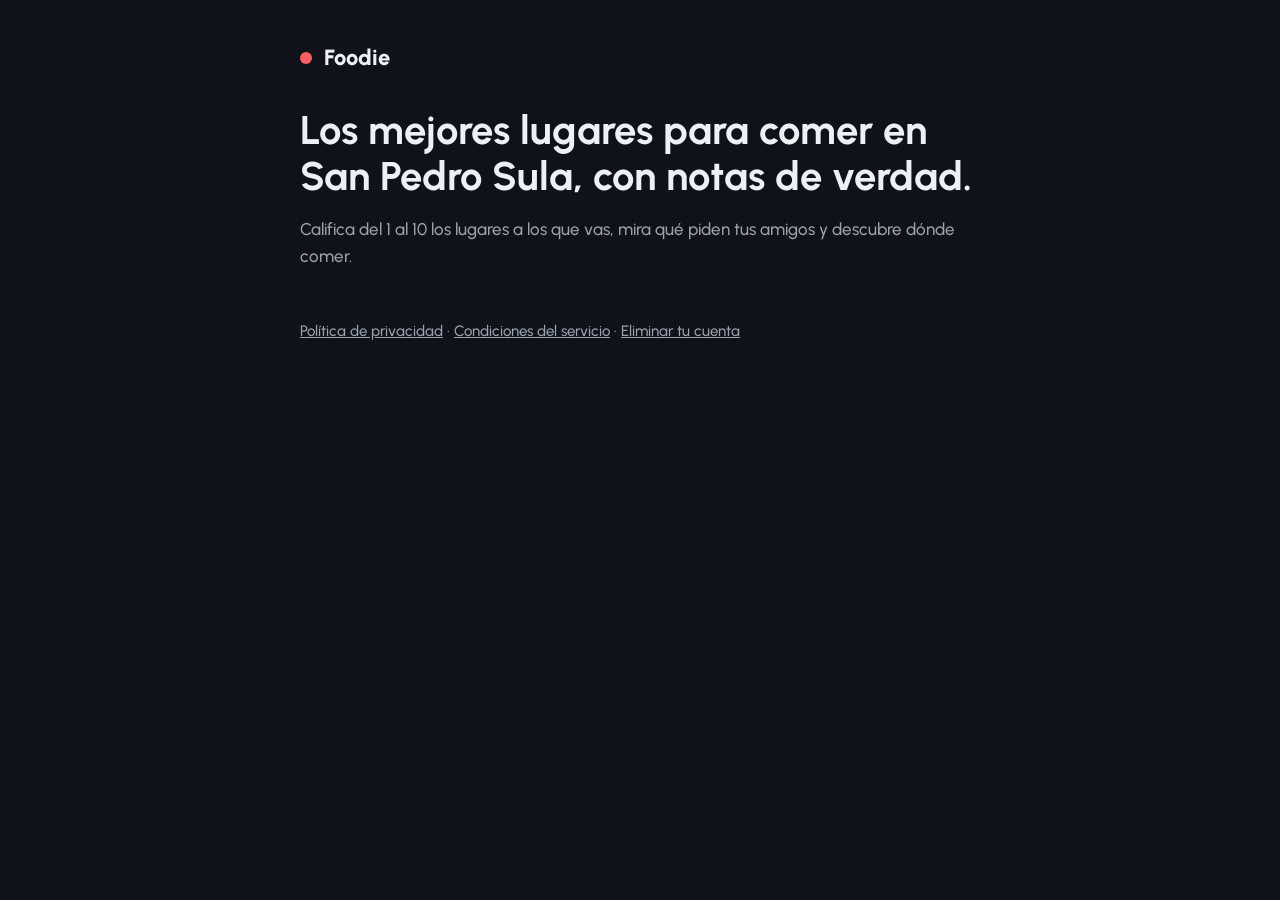
<file: index.html>
<!doctype html>
<html lang="es">
<head>
<meta charset="utf-8">
<meta name="viewport" content="width=device-width, initial-scale=1">
<title>Foodie</title>
<link rel="stylesheet" href="https://fonts.googleapis.com/css2?family=Urbanist:wght@500;700;800&display=swap">
<link rel="stylesheet" href="estilo.css">
</head>
<body>
<main>
  <header><span class="dot"></span><a href="./">Foodie</a></header>
  <h1>Los mejores lugares para comer en San Pedro Sula, con notas de verdad.</h1>
  <p class="muted">Califica del 1 al 10 los lugares a los que vas, mira qué piden tus amigos y descubre dónde comer.</p>
  <footer>
    <a href="privacidad.html">Política de privacidad</a> ·
    <a href="terminos.html">Condiciones del servicio</a> ·
    <a href="eliminar-cuenta.html">Eliminar tu cuenta</a>
  </footer>
</main>
</body>
</html>
</file>
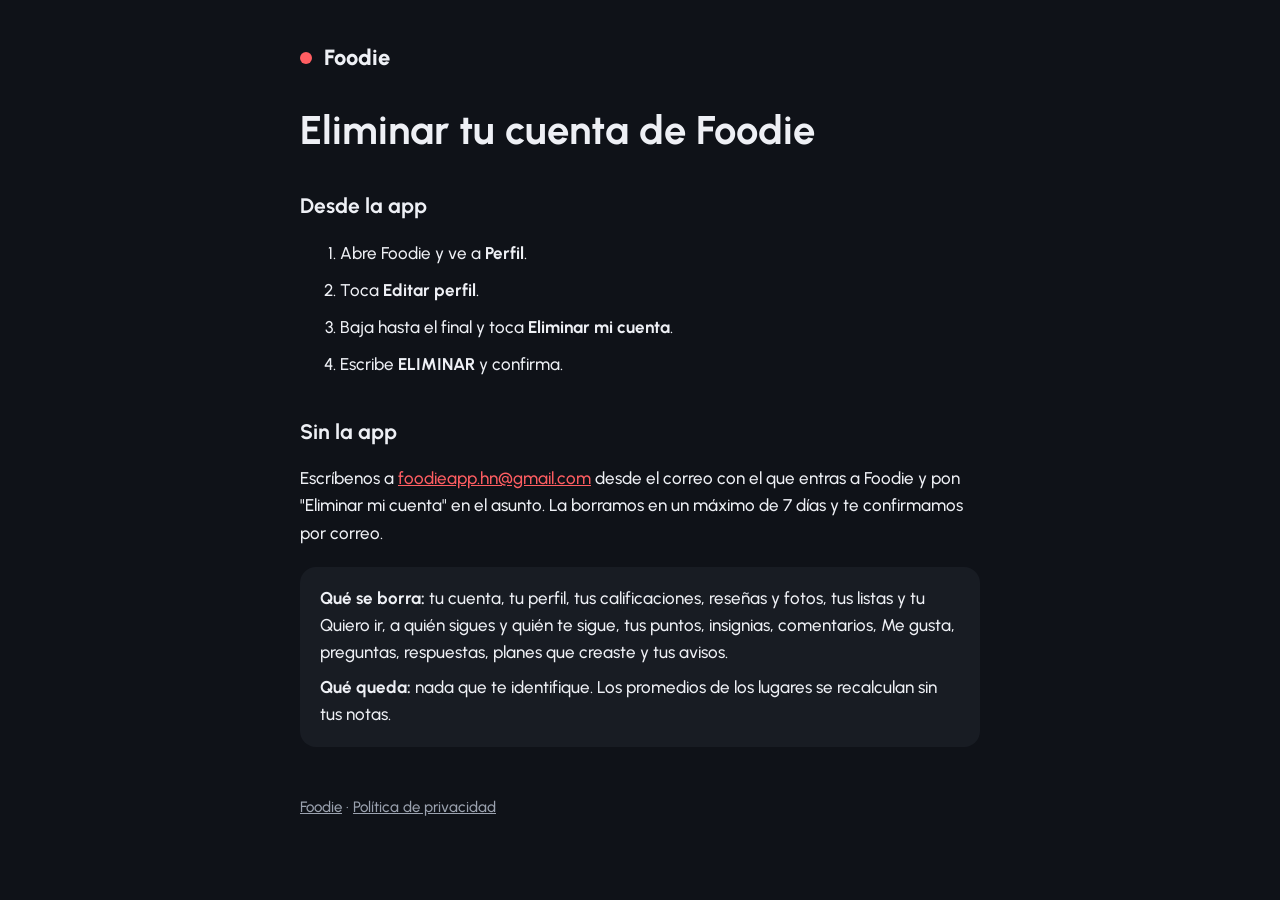
<file: eliminar-cuenta.html>
<!doctype html>
<html lang="es">
<head>
<meta charset="utf-8">
<meta name="viewport" content="width=device-width, initial-scale=1">
<title>Eliminar tu cuenta · Foodie</title>
<link rel="stylesheet" href="https://fonts.googleapis.com/css2?family=Urbanist:wght@500;700;800&display=swap">
<link rel="stylesheet" href="estilo.css">
</head>
<body>
<main>
  <header><span class="dot"></span><a href="./">Foodie</a></header>
  <h1>Eliminar tu cuenta de Foodie</h1>

  <h2>Desde la app</h2>
  <ol>
    <li>Abre Foodie y ve a <strong>Perfil</strong>.</li>
    <li>Toca <strong>Editar perfil</strong>.</li>
    <li>Baja hasta el final y toca <strong>Eliminar mi cuenta</strong>.</li>
    <li>Escribe <strong>ELIMINAR</strong> y confirma.</li>
  </ol>

  <h2>Sin la app</h2>
  <p>Escríbenos a <a href="mailto:foodieapp.hn@gmail.com?subject=Eliminar%20mi%20cuenta">foodieapp.hn@gmail.com</a> desde el correo con el que entras a Foodie y pon "Eliminar mi cuenta" en el asunto. La borramos en un máximo de 7 días y te confirmamos por correo.</p>

  <div class="box">
    <p><strong>Qué se borra:</strong> tu cuenta, tu perfil, tus calificaciones, reseñas y fotos, tus listas y tu Quiero ir, a quién sigues y quién te sigue, tus puntos, insignias, comentarios, Me gusta, preguntas, respuestas, planes que creaste y tus avisos.</p>
    <p><strong>Qué queda:</strong> nada que te identifique. Los promedios de los lugares se recalculan sin tus notas.</p>
  </div>

  <footer><a href="./">Foodie</a> · <a href="privacidad.html">Política de privacidad</a></footer>
</main>
</body>
</html>
</file>
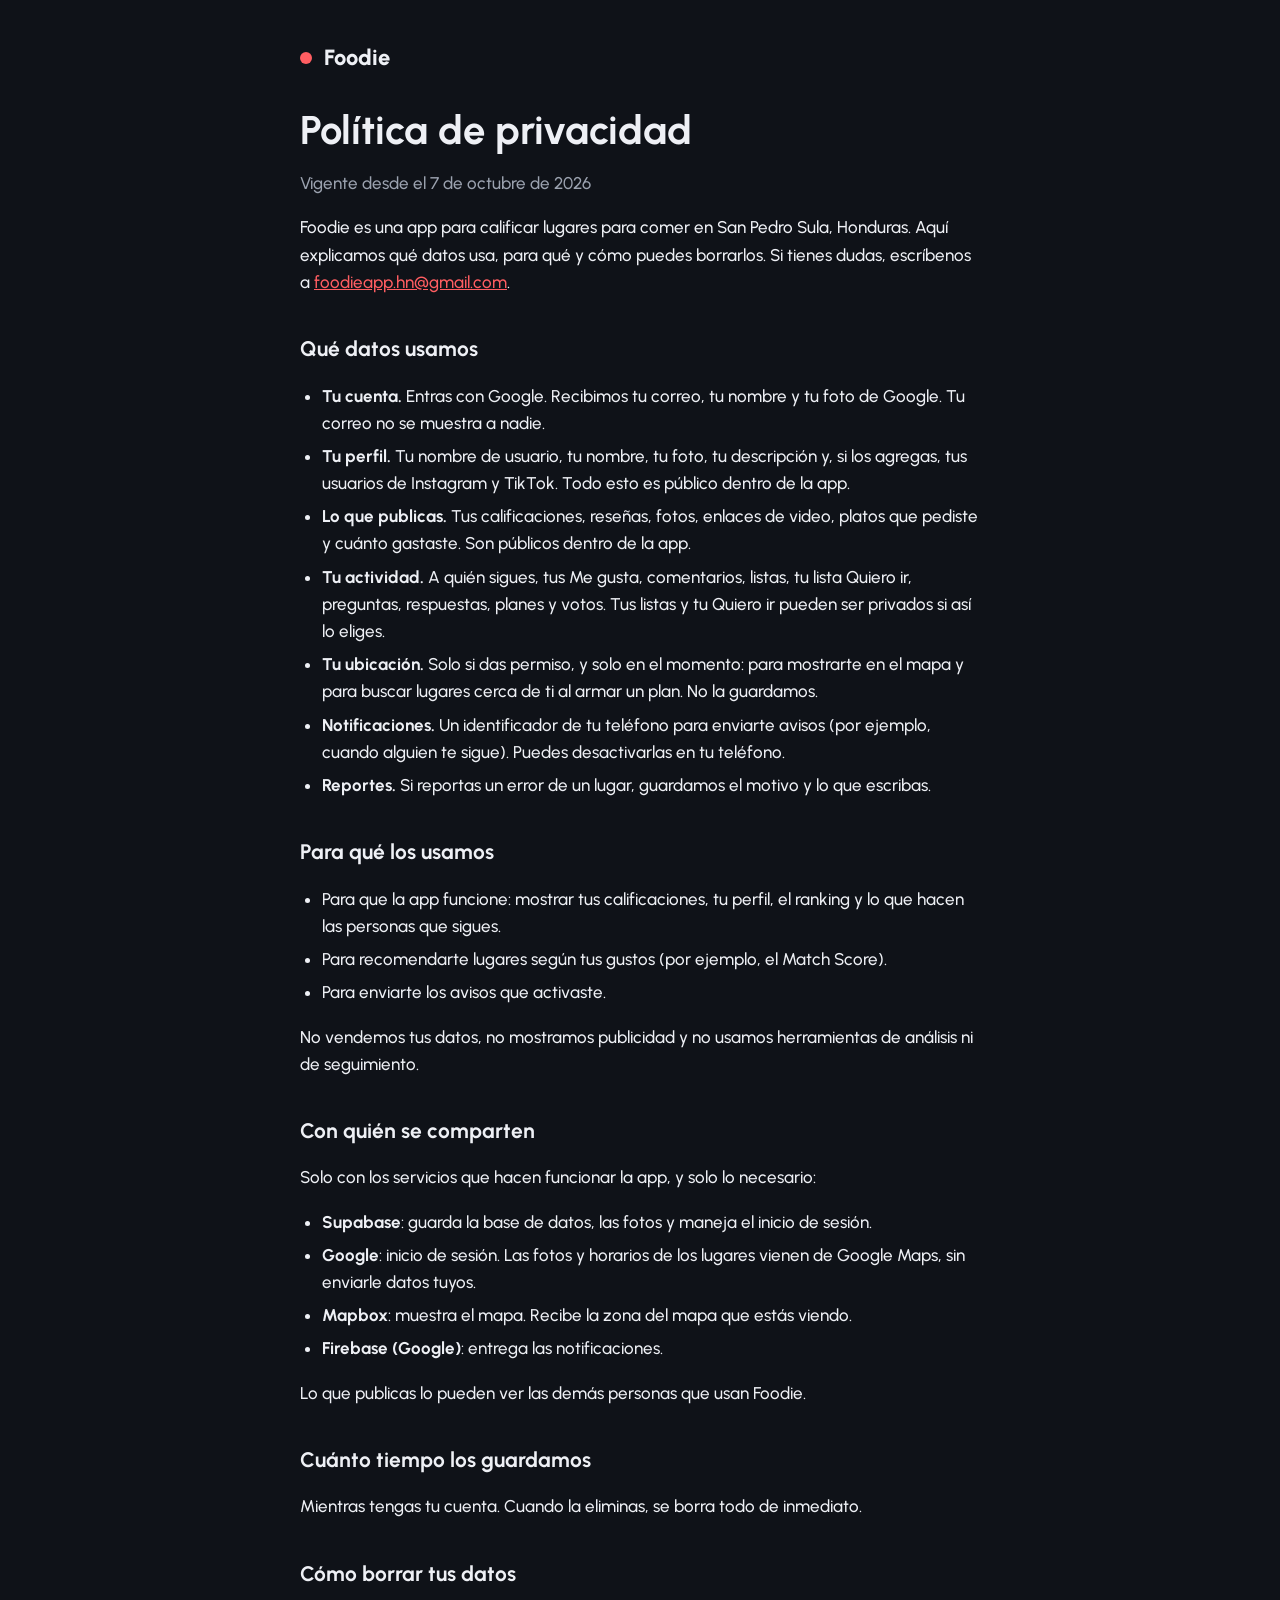
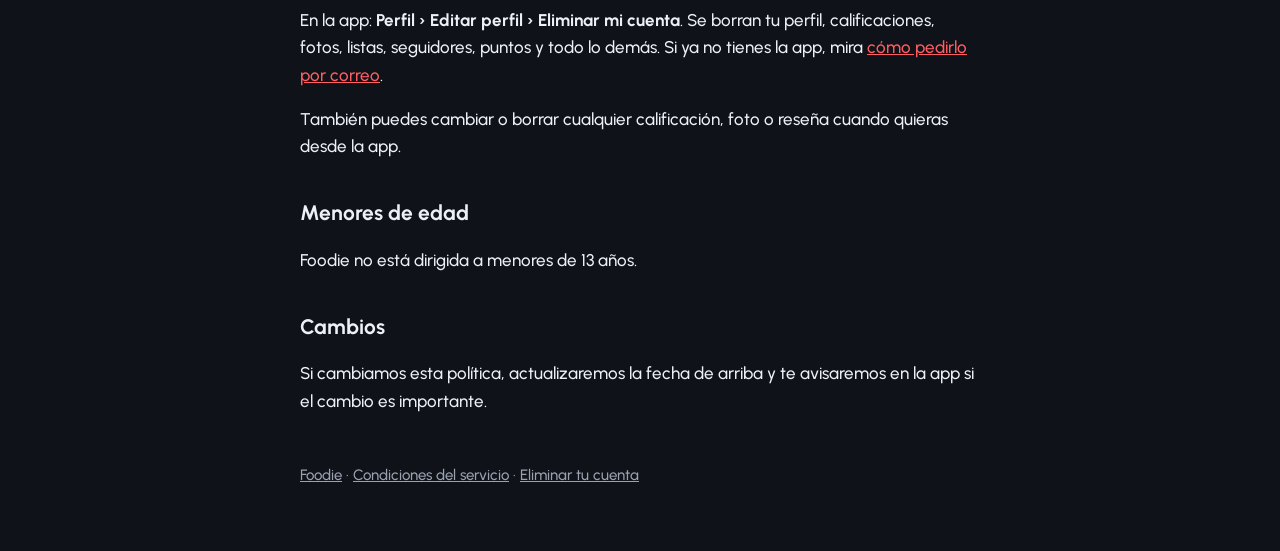
<file: privacidad.html>
<!doctype html>
<html lang="es">
<head>
<meta charset="utf-8">
<meta name="viewport" content="width=device-width, initial-scale=1">
<title>Política de privacidad · Foodie</title>
<link rel="stylesheet" href="https://fonts.googleapis.com/css2?family=Urbanist:wght@500;700;800&display=swap">
<link rel="stylesheet" href="estilo.css">
</head>
<body>
<main>
  <header><span class="dot"></span><a href="./">Foodie</a></header>
  <h1>Política de privacidad</h1>
  <p class="muted">Vigente desde el 7 de octubre de 2026</p>

  <p>Foodie es una app para calificar lugares para comer en San Pedro Sula, Honduras. Aquí explicamos qué datos usa, para qué y cómo puedes borrarlos. Si tienes dudas, escríbenos a <a href="mailto:foodieapp.hn@gmail.com">foodieapp.hn@gmail.com</a>.</p>

  <h2>Qué datos usamos</h2>
  <ul>
    <li><strong>Tu cuenta.</strong> Entras con Google. Recibimos tu correo, tu nombre y tu foto de Google. Tu correo no se muestra a nadie.</li>
    <li><strong>Tu perfil.</strong> Tu nombre de usuario, tu nombre, tu foto, tu descripción y, si los agregas, tus usuarios de Instagram y TikTok. Todo esto es público dentro de la app.</li>
    <li><strong>Lo que publicas.</strong> Tus calificaciones, reseñas, fotos, enlaces de video, platos que pediste y cuánto gastaste. Son públicos dentro de la app.</li>
    <li><strong>Tu actividad.</strong> A quién sigues, tus Me gusta, comentarios, listas, tu lista Quiero ir, preguntas, respuestas, planes y votos. Tus listas y tu Quiero ir pueden ser privados si así lo eliges.</li>
    <li><strong>Tu ubicación.</strong> Solo si das permiso, y solo en el momento: para mostrarte en el mapa y para buscar lugares cerca de ti al armar un plan. No la guardamos.</li>
    <li><strong>Notificaciones.</strong> Un identificador de tu teléfono para enviarte avisos (por ejemplo, cuando alguien te sigue). Puedes desactivarlas en tu teléfono.</li>
    <li><strong>Reportes.</strong> Si reportas un error de un lugar, guardamos el motivo y lo que escribas.</li>
  </ul>

  <h2>Para qué los usamos</h2>
  <ul>
    <li>Para que la app funcione: mostrar tus calificaciones, tu perfil, el ranking y lo que hacen las personas que sigues.</li>
    <li>Para recomendarte lugares según tus gustos (por ejemplo, el Match Score).</li>
    <li>Para enviarte los avisos que activaste.</li>
  </ul>
  <p>No vendemos tus datos, no mostramos publicidad y no usamos herramientas de análisis ni de seguimiento.</p>

  <h2>Con quién se comparten</h2>
  <p>Solo con los servicios que hacen funcionar la app, y solo lo necesario:</p>
  <ul>
    <li><strong>Supabase</strong>: guarda la base de datos, las fotos y maneja el inicio de sesión.</li>
    <li><strong>Google</strong>: inicio de sesión. Las fotos y horarios de los lugares vienen de Google Maps, sin enviarle datos tuyos.</li>
    <li><strong>Mapbox</strong>: muestra el mapa. Recibe la zona del mapa que estás viendo.</li>
    <li><strong>Firebase (Google)</strong>: entrega las notificaciones.</li>
  </ul>
  <p>Lo que publicas lo pueden ver las demás personas que usan Foodie.</p>

  <h2>Cuánto tiempo los guardamos</h2>
  <p>Mientras tengas tu cuenta. Cuando la eliminas, se borra todo de inmediato.</p>

  <h2>Cómo borrar tus datos</h2>
  <p>En la app: <strong>Perfil › Editar perfil › Eliminar mi cuenta</strong>. Se borran tu perfil, calificaciones, fotos, listas, seguidores, puntos y todo lo demás. Si ya no tienes la app, mira <a href="eliminar-cuenta.html">cómo pedirlo por correo</a>.</p>
  <p>También puedes cambiar o borrar cualquier calificación, foto o reseña cuando quieras desde la app.</p>

  <h2>Menores de edad</h2>
  <p>Foodie no está dirigida a menores de 13 años.</p>

  <h2>Cambios</h2>
  <p>Si cambiamos esta política, actualizaremos la fecha de arriba y te avisaremos en la app si el cambio es importante.</p>

  <footer><a href="./">Foodie</a> · <a href="terminos.html">Condiciones del servicio</a> · <a href="eliminar-cuenta.html">Eliminar tu cuenta</a></footer>
</main>
</body>
</html>
</file>
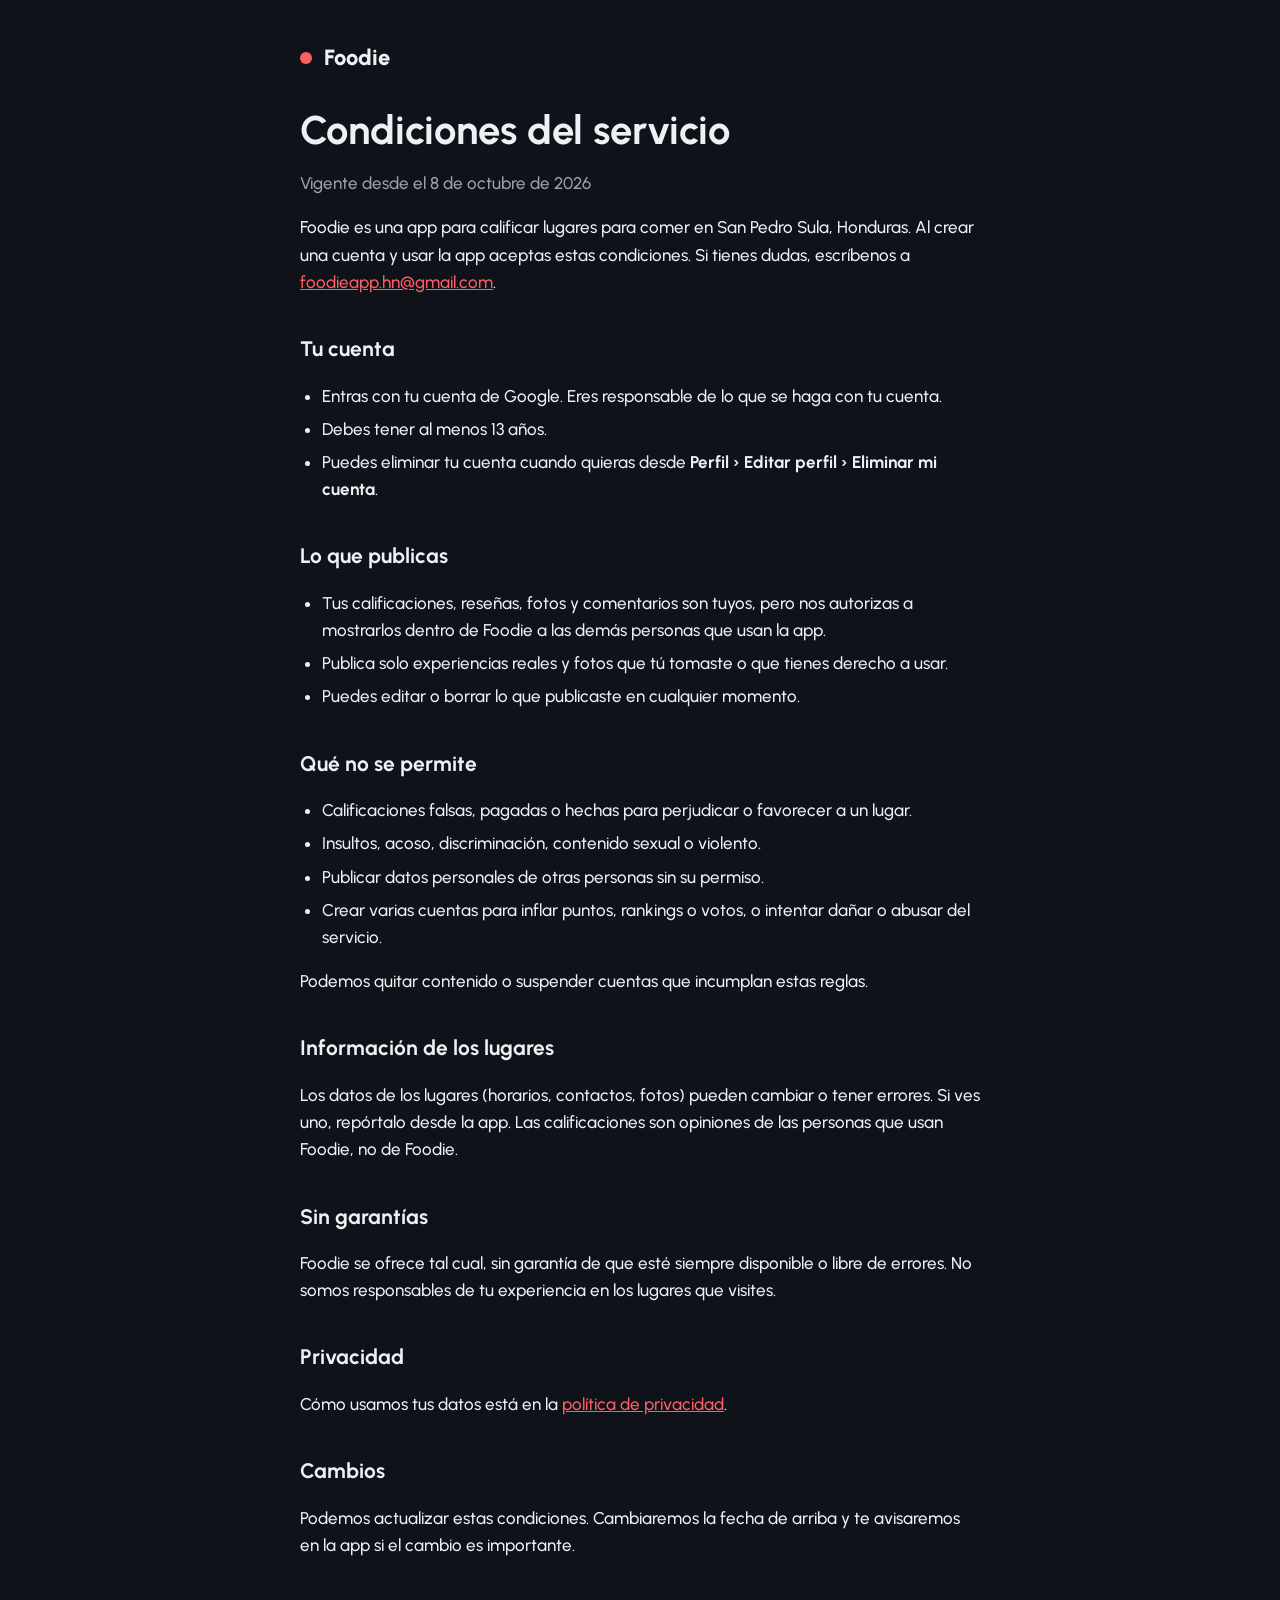
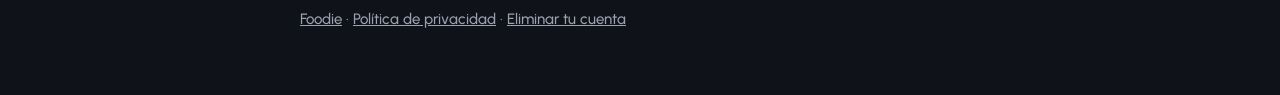
<file: terminos.html>
<!doctype html>
<html lang="es">
<head>
<meta charset="utf-8">
<meta name="viewport" content="width=device-width, initial-scale=1">
<title>Condiciones del servicio · Foodie</title>
<link rel="stylesheet" href="https://fonts.googleapis.com/css2?family=Urbanist:wght@500;700;800&display=swap">
<link rel="stylesheet" href="estilo.css">
</head>
<body>
<main>
  <header><span class="dot"></span><a href="./">Foodie</a></header>
  <h1>Condiciones del servicio</h1>
  <p class="muted">Vigente desde el 8 de octubre de 2026</p>

  <p>Foodie es una app para calificar lugares para comer en San Pedro Sula, Honduras. Al crear una cuenta y usar la app aceptas estas condiciones. Si tienes dudas, escríbenos a <a href="mailto:foodieapp.hn@gmail.com">foodieapp.hn@gmail.com</a>.</p>

  <h2>Tu cuenta</h2>
  <ul>
    <li>Entras con tu cuenta de Google. Eres responsable de lo que se haga con tu cuenta.</li>
    <li>Debes tener al menos 13 años.</li>
    <li>Puedes eliminar tu cuenta cuando quieras desde <strong>Perfil › Editar perfil › Eliminar mi cuenta</strong>.</li>
  </ul>

  <h2>Lo que publicas</h2>
  <ul>
    <li>Tus calificaciones, reseñas, fotos y comentarios son tuyos, pero nos autorizas a mostrarlos dentro de Foodie a las demás personas que usan la app.</li>
    <li>Publica solo experiencias reales y fotos que tú tomaste o que tienes derecho a usar.</li>
    <li>Puedes editar o borrar lo que publicaste en cualquier momento.</li>
  </ul>

  <h2>Qué no se permite</h2>
  <ul>
    <li>Calificaciones falsas, pagadas o hechas para perjudicar o favorecer a un lugar.</li>
    <li>Insultos, acoso, discriminación, contenido sexual o violento.</li>
    <li>Publicar datos personales de otras personas sin su permiso.</li>
    <li>Crear varias cuentas para inflar puntos, rankings o votos, o intentar dañar o abusar del servicio.</li>
  </ul>
  <p>Podemos quitar contenido o suspender cuentas que incumplan estas reglas.</p>

  <h2>Información de los lugares</h2>
  <p>Los datos de los lugares (horarios, contactos, fotos) pueden cambiar o tener errores. Si ves uno, repórtalo desde la app. Las calificaciones son opiniones de las personas que usan Foodie, no de Foodie.</p>

  <h2>Sin garantías</h2>
  <p>Foodie se ofrece tal cual, sin garantía de que esté siempre disponible o libre de errores. No somos responsables de tu experiencia en los lugares que visites.</p>

  <h2>Privacidad</h2>
  <p>Cómo usamos tus datos está en la <a href="privacidad.html">política de privacidad</a>.</p>

  <h2>Cambios</h2>
  <p>Podemos actualizar estas condiciones. Cambiaremos la fecha de arriba y te avisaremos en la app si el cambio es importante.</p>

  <footer><a href="./">Foodie</a> · <a href="privacidad.html">Política de privacidad</a> · <a href="eliminar-cuenta.html">Eliminar tu cuenta</a></footer>
</main>
</body>
</html>
</file>
<file: estilo.css>
:root {
  --bg: #0F1218;
  --surface: #181C23;
  --ink: #EEF0F5;
  --muted: #9BA2AF;
  --coral: #FF5E62;
  color-scheme: dark;
}
* { box-sizing: border-box; }
body {
  margin: 0;
  background: var(--bg);
  color: var(--ink);
  font: 500 17px/1.6 'Urbanist', 'Segoe UI', system-ui, sans-serif;
  padding-inline: 20px;
  padding-block: 40px 64px;
}
main { max-width: 680px; margin: 0 auto; }
header { display: flex; align-items: center; gap: 12px; margin-bottom: 32px; }
header a { color: var(--ink); text-decoration: none; font-weight: 800; font-size: 22px; }
.dot { width: 12px; height: 12px; border-radius: 50%; background: var(--coral); }
h1 { font-size: clamp(30px, 6vw, 40px); line-height: 1.15; margin: 0 0 8px; text-wrap: balance; }
h2 { font-size: 21px; margin: 36px 0 8px; }
p, li { color: var(--ink); }
.muted { color: var(--muted); }
a { color: var(--coral); }
ul { padding-left: 22px; }
li { margin-bottom: 6px; }
.box { background: var(--surface); border-radius: 16px; padding: 18px 20px; margin: 20px 0; }
.box p { margin: 0 0 8px; }
.box p:last-child { margin: 0; }
ol li { margin-bottom: 10px; }
footer { margin-top: 48px; color: var(--muted); font-size: 15px; }
footer a { color: var(--muted); }
</file>
